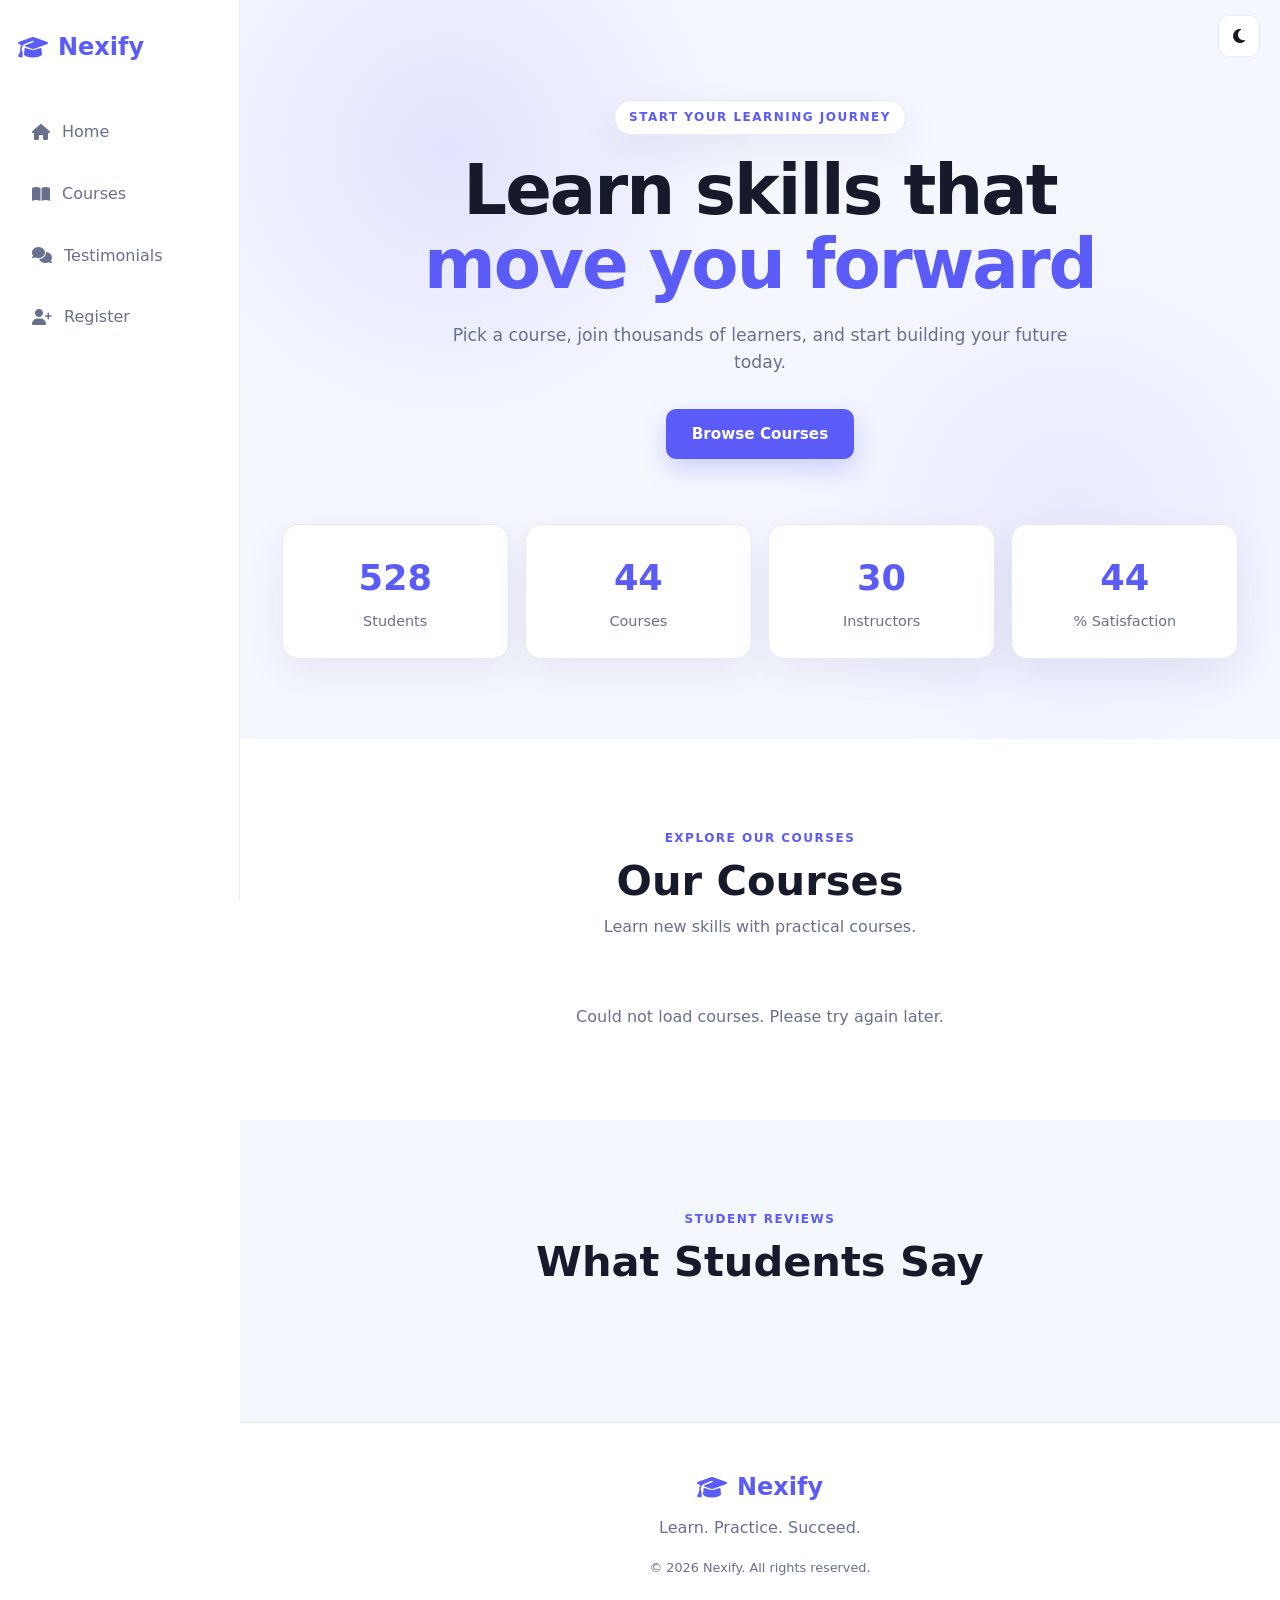
<file: index.html>
<!doctype html>
<html lang="en">
  <head>
    <meta charset="UTF-8" />
    <meta name="viewport" content="width=device-width, initial-scale=1.0" />

    <title>Nexify Courses</title>

    <meta
      name="description"
      content="Learn web development with Nexify. Explore courses, improve your programming skills, and start your journey toward becoming a full-stack developer."
    />
    <link rel="icon" href="Nexify.png" />

    <link
      rel="stylesheet"
      href="https://cdnjs.cloudflare.com/ajax/libs/font-awesome/6.5.1/css/all.min.css"
    />

    <link rel="stylesheet" href="style.css" />
  </head>

  <body>
    <!-- Header -->
    <header class="header">
      <div class="sidebar">
        <p class="logo">
          <i class="fa-solid fa-graduation-cap"></i>
          Nexify
        </p>

        <nav id="nav" class="nav">
          <a href="#home">
            <i class="fa-solid fa-house"></i>
            Home
          </a>

          <a href="#courses">
            <i class="fa-solid fa-book-open"></i>
            Courses
          </a>

          <a href="#testimonials">
            <i class="fa-solid fa-comments"></i>
            Testimonials
          </a>

          <a href="register.html">
            <i class="fa-solid fa-user-plus"></i>
            Register
          </a>
        </nav>
      </div>

      <div class="top-actions">
        <button id="theme-btn" class="icon-btn" aria-label="Toggle theme">
          <i class="fa-solid fa-moon"></i>
        </button>

        <button
          id="menu-btn"
          class="icon-btn menu-btn"
          aria-label="Toggle menu"
          aria-expanded="false"
        >
          <i class="fa-solid fa-bars"></i>
        </button>
      </div>
    </header>

    <main>

    <!-- Hero -->
    <section id="home" class="hero">
      <div class="container">
        <div class="hero-content">
          <p class="hero-subtitle">START YOUR LEARNING JOURNEY</p>

          <h1>
            Learn skills that
            <span>move you forward</span>
          </h1>

          <p class="hero-description">
            Pick a course, join thousands of learners, and start building your
            future today.
          </p>

          <a href="#courses" class="btn"> Browse Courses </a>
        </div>

        <!-- Counters -->

        <div class="counters">
          <div class="counter-box">
            <h2 class="counter" data-target="1200">0</h2>

            <p>Students</p>
          </div>

          <div class="counter-box">
            <h2 class="counter" data-target="45">0</h2>

            <p>Courses</p>
          </div>

          <div class="counter-box">
            <h2 class="counter" data-target="30">0</h2>

            <p>Instructors</p>
          </div>

          <div class="counter-box">
            <h2 class="counter" data-target="98">0</h2>

            <p>% Satisfaction</p>
          </div>
        </div>
      </div>
    </section>

    <!-- Courses -->

    <section id="courses" class="section">
      <div class="container">
        <div class="section-heading">
          <p>EXPLORE OUR COURSES</p>

          <h2 class="section-title">Our Courses</h2>

          <span> Learn new skills with practical courses. </span>
        </div>

        <div id="courses-grid" class="grid">
          <!-- Courses will be added by JavaScript -->
        </div>

        <p id="courses-status" class="status">Loading courses...</p>
      </div>
    </section>

    <!-- Testimonials -->

    <section id="testimonials" class="section alt">
      <div class="container">
        <div class="section-heading">
          <p>STUDENT REVIEWS</p>

          <h2 class="section-title">What Students Say</h2>
        </div>

        <div id="testimonials-grid" class="grid">
          <!-- Testimonials will be added by JavaScript -->
        </div>
      </div>
    </section>

    <!-- Footer -->

    <footer class="footer">
      <div class="container">
        <h2 class="logo">
          <i class="fa-solid fa-graduation-cap"></i>
          Nexify
        </h2>

        <p>Learn. Practice. Succeed.</p>

        <p class="copyright">&copy; 2026 Nexify. All rights reserved.</p>
      </div>
    </footer>
    </main>

    <!-- Course Details Modal -->

    <div id="modal" class="modal">
      <div class="modal-box">
        <button
          id="modal-close"
          class="icon-btn modal-close"
          aria-label="Close"
        >
          <i class="fa-solid fa-xmark"></i>
        </button>

        <div id="modal-content">
          <!-- Specific course data will be added by JavaScript -->
        </div>
      </div>
    </div>

    <!-- Scroll Button -->

    <button id="scroll-btn" class="scroll-btn" aria-label="Back to top">
      <i class="fa-solid fa-arrow-up"></i>
    </button>

    <script src="main.js"></script>
  </body>
</html>
</file>
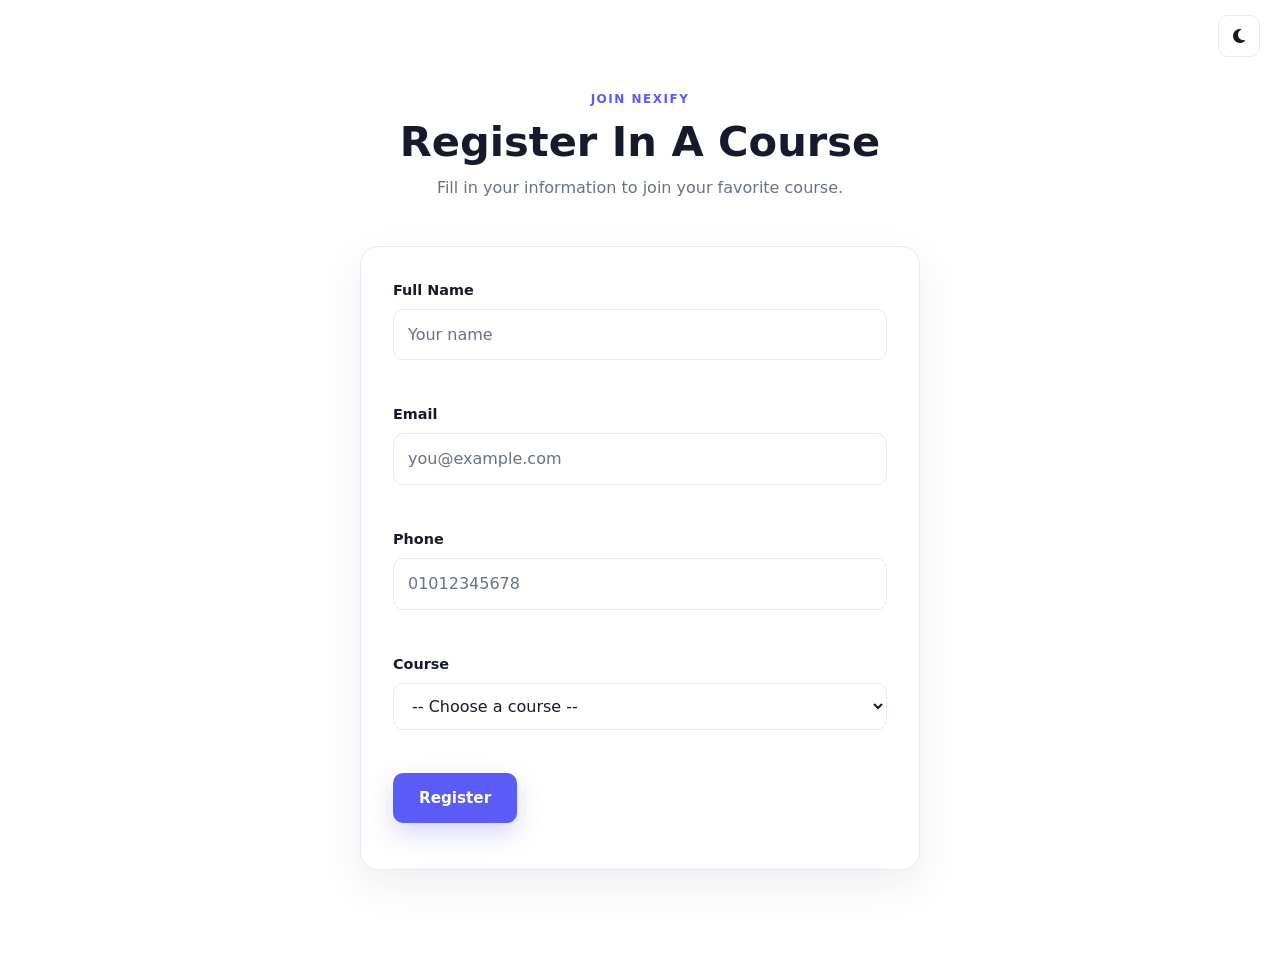
<file: register.html>
<!doctype html>
<html lang="en" data-theme="light">
  <head>
    <meta charset="UTF-8" />
    <meta name="viewport" content="width=device-width, initial-scale=1.0" />

    <title>Register | Nexify Courses</title>

    <link
      rel="stylesheet"
      href="https://cdnjs.cloudflare.com/ajax/libs/font-awesome/6.5.1/css/all.min.css"
    />

    <link rel="stylesheet" href="style.css" />
  </head>

  <body>
    <button
      id="theme-btn"
      class="icon-btn register-theme-btn"
      aria-label="Toggle theme"
    >
      <i class="fa-solid fa-moon"></i>
    </button>

    <!-- Register Section -->
    <section class="section">
      <div class="container">
        <div class="section-heading">
          <p>JOIN NEXIFY</p>

          <h1 class="section-title">Register In A Course</h1>

          <span> Fill in your information to join your favorite course. </span>
        </div>

        <!-- Registration Form -->
        <form id="register-form" class="form" novalidate>
          <!-- Name -->
          <div class="field">
            <label for="name"> Full Name </label>

            <input type="text" id="name" placeholder="Your name" />

            <small class="error"></small>
          </div>

          <!-- Email -->
          <div class="field">
            <label for="email"> Email </label>

            <input type="email" id="email" placeholder="you@example.com" />

            <small class="error"></small>
          </div>

          <!-- Phone -->
          <div class="field">
            <label for="phone"> Phone </label>

            <input type="text" id="phone" placeholder="01012345678" />

            <small class="error"></small>
          </div>

          <!-- Course -->
          <div class="field">
            <label for="course"> Course </label>

            <select id="course">
              <option value="">-- Choose a course --</option>
            </select>

            <small class="error"></small>
          </div>

          <button type="submit" class="btn">Register</button>

          <p id="form-success" class="success"></p>
        </form>
      </div>
    </section>

    <script src="register.js"></script>
  </body>
</html>
</file>
<file: style.css>
:root,
[data-theme="light"] {
    --bg: #ffffff;
    --bg-alt: #f5f7ff;
    --text: #171a2b;
    --muted: #68708d;
    --card: #ffffff;
    --border: #e7e9f3;
    --primary: #5b5bf7;
    --primary-dark: #4545d8;
    --primary-text: #ffffff;
    --success: #20a36a;
    --danger: #e5484d;
    --shadow: 0 15px 40px rgba(40, 45, 100, 0.08);
}

[data-theme="dark"] {
    --bg: #0b0e19;
    --bg-alt: #111526;
    --text: #f4f5ff;
    --muted: #9ba3c2;
    --card: #171c31;
    --border: #292f4b;
    --primary: #7774ff;
    --primary-dark: #625ff0;
    --primary-text: #ffffff;
    --success: #36c98a;
    --danger: #ff6268;
    --shadow: 0 15px 40px rgba(0, 0, 0, 0.3);
}

/* Reset CSS */

* {
    box-sizing: border-box;
    margin: 0;
    padding: 0;
}

html {
    scroll-behavior: smooth;
    scroll-padding-top: 25px;
}

body {
    margin-left: 240px;
    font-family: "Segoe UI", system-ui, sans-serif;
    background: var(--bg);
    color: var(--text);
    line-height: 1.6;
    transition: background 0.3s, color 0.3s;
}

a {
    color: inherit;
    text-decoration: none;
}

button,
input,
select {
    font: inherit;
}

button {
    cursor: pointer;
}

.container {
    width: min(1100px, 92%);
    margin-inline: auto;
}

/* Sidebar */

.header {
    position: fixed;
    top: 0;
    left: 0;
    width: 240px;
    height: 100vh;
    height: 100dvh;
    z-index: 50;
    background: var(--bg);
    border-right: 1px solid var(--border);
    transition: background 0.3s;
}

.sidebar {
    display: flex;
    flex-direction: column;
    height: 100%;
    padding: 28px 18px;
}

.logo {
    display: flex;
    align-items: center;
    gap: 10px;
    margin-bottom: 40px;
    font-size: 1.5rem;
    font-weight: 800;
    color: var(--primary);
    flex-shrink: 0;
}

.nav {
    display: flex;
    flex-direction: column;
    gap: 10px;
}

.nav a {
    display: flex;
    align-items: center;
    gap: 12px;
    padding: 13px 14px;
    border-radius: 10px;
    color: var(--muted);
    transition:
        background-color 0.3s ease,
        color 0.3s ease,
        transform 0.3s ease;
}

.nav a:hover {
    color: var(--primary);
    background: var(--bg-alt);
    transform: translateX(5px);
}

.nav a::after {
    display: none;
}

/* Top Actions */

.top-actions {
    position: fixed;
    top: 15px;
    right: 20px;
    z-index: 100;
    display: flex;
    align-items: center;
    gap: 8px;
}

.icon-btn {
    width: 42px;
    height: 42px;
    display: grid;
    place-items: center;
    border: 1px solid var(--border);
    border-radius: 10px;
    background: var(--card);
    color: var(--text);
    transition: 0.3s;
}

.icon-btn:hover {
    border-color: var(--primary);
    color: var(--primary);
    transform: translateY(-2px);
}

.menu-btn {
    display: none;
}

/* Hero */

.hero {
    position: relative;
    padding: 100px 0 80px;
    text-align: center;
    background:
        radial-gradient(circle at 20% 20%,
            rgba(91, 91, 247, 0.12),
            transparent 30%),
        radial-gradient(circle at 80% 70%,
            rgba(124, 116, 255, 0.10),
            transparent 30%),
        var(--bg-alt);
    overflow: hidden;
}

.hero-content {
    max-width: 760px;
    margin-inline: auto;
}

.hero-subtitle {
    display: inline-block;
    margin-bottom: 18px;
    padding: 7px 14px;
    border: 1px solid var(--border);
    border-radius: 30px;
    background: var(--card);
    color: var(--primary) !important;
    font-size: 0.75rem;
    font-weight: 800;
    letter-spacing: 1.5px;
    box-shadow: var(--shadow);
}

.hero h1 {
    max-width: 800px;
    margin-inline: auto;
    margin-bottom: 20px;
    font-size: clamp(2.5rem, 6vw, 4.3rem);
    line-height: 1.08;
    letter-spacing: -2px;
}

.hero h1 span {
    display: block;
    color: var(--primary);
}

.hero-description {
    max-width: 620px;
    margin: 0 auto 32px;
    color: var(--muted);
    font-size: 1.08rem;
}

.btn {
    display: inline-flex;
    align-items: center;
    justify-content: center;
    padding: 13px 26px;
    border: 0;
    border-radius: 10px;
    background: var(--primary);
    color: var(--primary-text);
    font-size: 0.95rem;
    font-weight: 700;
    box-shadow: 0 10px 25px rgba(91, 91, 247, 0.25);
    transition: 0.3s;
}

.btn:hover {
    background: var(--primary-dark);
    transform: translateY(-3px);
    box-shadow: 0 14px 30px rgba(91, 91, 247, 0.3);
}

/* Counters */

.counters {
    position: relative;
    z-index: 2;
    display: grid;
    grid-template-columns: repeat(4, 1fr);
    gap: 16px;
    margin-top: 65px;
}

.counter-box {
    padding: 25px 15px;
    border: 1px solid var(--border);
    border-radius: 16px;
    background: var(--card);
    box-shadow: var(--shadow);
    transition: 0.3s;
}

.counter-box:hover {
    transform: translateY(-5px);
}

.counter {
    margin-bottom: 3px;
    color: var(--primary);
    font-size: 2.2rem;
    font-weight: 800;
}

.counter-box p {
    color: var(--muted);
    font-size: 0.9rem;
}

/* Sections */

.section {
    padding: 90px 0;
}

.section.alt {
    background: var(--bg-alt);
}

.section-heading {
    margin-bottom: 45px;
    text-align: center;
}

.section-heading>p {
    margin-bottom: 8px;
    color: var(--primary);
    font-size: 0.75rem;
    font-weight: 800;
    letter-spacing: 1.5px;
}

.section-title {
    margin-bottom: 8px;
    font-size: clamp(2rem, 4vw, 2.6rem);
    line-height: 1.2;
}

.section-heading span {
    color: var(--muted);
}

/* Grid */

.grid {
    display: grid;
    grid-template-columns: repeat(3, 1fr);
    gap: 22px;
}

.status {
    margin-top: 20px;
    text-align: center;
    color: var(--muted);
}

/* Course Cards */

.card {
    position: relative;
    display: flex;
    flex-direction: column;
    gap: 13px;
    min-height: 260px;
    padding: 28px;
    border: 1px solid var(--border);
    border-radius: 18px;
    background: var(--card);
    box-shadow: var(--shadow);
    overflow: hidden;
    transition: 0.35s;
}

.card::before {
    content: "";
    position: absolute;
    top: 0;
    left: 0;
    width: 100%;
    height: 4px;
    background: var(--primary);
    transform: scaleX(0);
    transform-origin: left;
    transition: 0.35s;
}

.card:hover {
    transform: translateY(-8px);
    border-color: rgba(91, 91, 247, 0.3);
    box-shadow: 0 20px 45px rgba(40, 45, 100, 0.12);
}

.card:hover::before {
    transform: scaleX(1);
}

.card .card-icon {
    width: 55px;
    height: 55px;
    display: grid;
    place-items: center;
    border-radius: 14px;
    background: rgba(91, 91, 247, 0.1);
    color: var(--primary);
    font-size: 1.5rem;
}

.card h3 {
    font-size: 1.25rem;
}

.card p {
    flex: 1;
    color: var(--muted);
    font-size: 0.95rem;
}

.card .details-btn {
    align-self: flex-start;
    padding: 9px 17px;
    border: 1px solid var(--primary);
    border-radius: 9px;
    background: transparent;
    color: var(--primary);
    font-weight: 700;
    transition: 0.3s;
}

.card .details-btn:hover {
    background: var(--primary);
    color: var(--primary-text);
    transform: translateY(-2px);
}

/* Testimonials */

.testimonial {
    position: relative;
    padding: 28px;
    border: 1px solid var(--border);
    border-radius: 18px;
    background: var(--card);
    box-shadow: var(--shadow);
    transition: 0.3s;
}

.testimonial:hover {
    transform: translateY(-5px);
}

.testimonial .quote-icon {
    margin-bottom: 12px;
    color: var(--primary);
    font-size: 1.5rem;
}

.testimonial>p {
    color: var(--muted);
    font-size: 0.95rem;
}

.testimonial .user {
    display: flex;
    align-items: center;
    gap: 12px;
    margin-top: 22px;
}

.testimonial .user i {
    width: 45px;
    height: 45px;
    display: grid;
    place-items: center;
    border-radius: 50%;
    background: rgba(91, 91, 247, 0.1);
    color: var(--primary);
    font-size: 1.1rem;
}

.testimonial .user strong {
    display: block;
}

.testimonial .user span {
    color: var(--muted);
    font-size: 0.85rem;
}

/* Form */

.form {
    max-width: 560px;
    margin-inline: auto;
    padding: 32px;
    border: 1px solid var(--border);
    border-radius: 18px;
    background: var(--card);
    box-shadow: var(--shadow);
}

.field {
    display: flex;
    flex-direction: column;
    gap: 7px;
    margin-bottom: 18px;
}

.field label {
    font-size: 0.9rem;
    font-weight: 700;
}

.field input,
.field select {
    width: 100%;
    padding: 12px 14px;
    border: 1px solid var(--border);
    border-radius: 10px;
    outline: none;
    background: var(--bg);
    color: var(--text);
    transition: 0.3s;
}

.field input::placeholder {
    color: var(--muted);
}

.field input:focus,
.field select:focus {
    border-color: var(--primary);
    box-shadow: 0 0 0 3px rgba(91, 91, 247, 0.12);
}

.field.invalid input,
.field.invalid select {
    border-color: var(--danger);
}

.field.valid input,
.field.valid select {
    border-color: var(--success);
}

.error {
    min-height: 18px;
    color: var(--danger);
    font-size: 0.8rem;
}

.success {
    margin-top: 14px;
    color: var(--success);
    font-weight: 700;
}

/* Footer */

.footer {
    padding: 45px 0;
    text-align: center;
    border-top: 1px solid var(--border);
    background: var(--bg);
}

.footer .logo {
    justify-content: center;
    margin-bottom: 8px;
}

.footer p {
    color: var(--muted);
}

.footer .copyright {
    margin-top: 18px;
    font-size: 0.8rem;
}

/* Modal */

.modal {
    position: fixed;
    inset: 0;
    z-index: 100;
    display: none;
    align-items: center;
    justify-content: center;
    padding: 20px;
    background: rgba(0, 0, 0, 0.65);
    backdrop-filter: blur(5px);
}

.modal.open {
    display: flex;
}

.modal-box {
    position: relative;
    width: min(500px, 100%);
    max-height: 85vh;
    overflow-y: auto;
    padding: 35px;
    border: 1px solid var(--border);
    border-radius: 20px;
    background: var(--card);
    box-shadow: 0 25px 70px rgba(0, 0, 0, 0.25);
    animation: modalShow 0.25s ease;
}

@keyframes modalShow {
    from {
        opacity: 0;
        transform: translateY(20px) scale(0.96);
    }

    to {
        opacity: 1;
        transform: translateY(0) scale(1);
    }
}

.modal-close {
    position: absolute;
    top: 14px;
    right: 14px;
}

.modal-box .big-icon {
    margin-bottom: 15px;
    color: var(--primary);
    font-size: 3rem;
}

.modal-box h2 {
    margin-bottom: 10px;
}

.modal-box p {
    margin: 10px 0 20px;
    color: var(--muted);
}

/* Scroll Button */

.scroll-btn {
    position: fixed;
    right: 22px;
    bottom: 22px;
    width: 48px;
    height: 48px;
    z-index: 40;
    display: grid;
    place-items: center;
    border: 0;
    border-radius: 50%;
    background: var(--primary);
    color: var(--primary-text);
    font-size: 1rem;
    box-shadow: var(--shadow);
    opacity: 0;
    visibility: hidden;
    transform: translateY(15px);
    transition: opacity 0.3s, visibility 0.3s, transform 0.3s;
}

.scroll-btn.show {
    opacity: 1;
    visibility: visible;
    transform: translateY(0);
}

.scroll-btn:hover {
    background: var(--primary-dark);
    transform: translateY(-3px);
}

/* Tablet */

@media (max-width: 900px) {
    .grid {
        grid-template-columns: repeat(2, 1fr);
    }

    .counters {
        grid-template-columns: repeat(2, 1fr);
    }

    .hero {
        padding: 80px 0 70px;
    }
}

/* Mobile Sidebar */



@media (max-width: 700px) {

    body {
        margin-left: 0;
    }

    .header {
        position: static;
        width: 0;
        height: 0;
        overflow: visible;
        padding: 0;
    }

    .sidebar {
        position: static;
        width: 0;
        height: 0;
        padding: 0;
    }

    .sidebar .logo {
        display: none;
    }

    /* Hamburger Menu */

    .menu-btn {
        position: fixed;
        top: 12px;
        left: 12px;
        z-index: 102;
        display: flex;
        align-items: center;
        justify-content: center;
        width: 40px;
        height: 40px;
    }

    /* Theme Button */

    .top-actions {
        position: fixed;
        top: 12px;
        right: 12px;
        left: auto;
        z-index: 102;
        display: flex;
        align-items: center;
        gap: 10px;
    }

    /* Navigation Menu */

    .nav {
        position: fixed;
        top: 60px;
        left: 0;
        display: flex;
        flex-direction: column;
        gap: 6px;
        width: 220px;
        height: auto;
        max-height: 0;
        padding: 0;
        overflow: hidden;
        visibility: hidden;
        background: var(--bg);
        border: none;
        border-radius: 0 12px 12px 0;
        box-shadow: none;
        z-index: 101;
        transition:
            max-height 0.3s ease,
            padding 0.3s ease,
            visibility 0.3s ease;
    }

    .nav.open {
        max-height: 350px;
        padding: 12px 10px;
        visibility: visible;
        border: 1px solid var(--border);
        box-shadow: var(--shadow);
    }


    .nav a {
        display: flex;
        align-items: center;
        gap: 12px;
        padding: 12px;
        white-space: nowrap;
    }

    .hero {
        padding: 85px 0 50px;
    }

    .hero h1 {
        font-size: 2rem;
        letter-spacing: -1px;
    }

    .hero-description {
        font-size: 0.9rem;
    }

    .container {
        width: 92%;
    }

    .counters {
        grid-template-columns: 1fr;
        gap: 10px;
        margin-top: 35px;
    }

    .counter-box {
        padding: 15px 8px;
    }

    .counter {
        font-size: 1.6rem;
    }

    .grid {
        grid-template-columns: 1fr;
    }

    .section {
        padding: 50px 0;
    }

    .form {
        padding: 18px;
    }

    .footer {
        padding: 35px 10px;
    }
}


/* Small Mobile */

@media (max-width: 480px) {
    .logo {
        font-size: 1.25rem;
    }

    .icon-btn {
        width: 38px;
        height: 38px;
    }

    .hero h1 {
        font-size: 1.8rem;
    }

    .counters {
        gap: 10px;
    }

    .counter-box {
        padding: 15px 8px;
    }

    .counter {
        font-size: 1.6rem;
    }

    .counter-box p {
        font-size: 0.8rem;
    }

    .section-title {
        font-size: 1.9rem;
    }

    .modal-box {
        padding: 28px 20px;
    }
}

/* Register Page */

body:has(#register-form) {
    margin-left: 0;
}

.register-theme-btn {
    position: fixed;
    top: 15px;
    right: 20px;
    z-index: 100;
}
</file>
